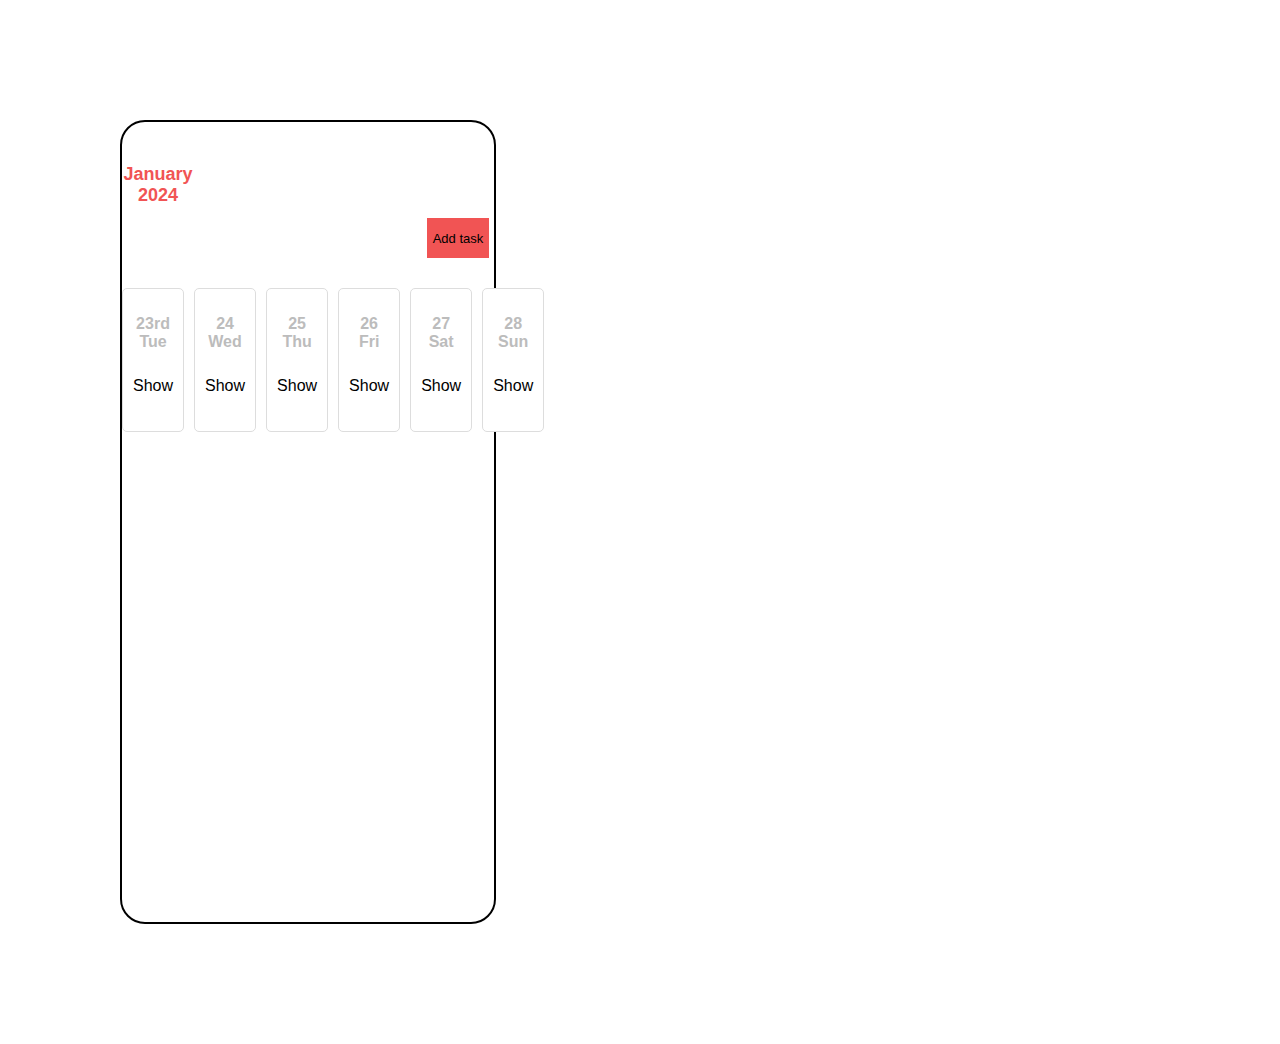
<file: peachesFileCopy/index.html>
<!DOCTYPE html>
<html lang="en">
  <head>
    <meta charset="UTF-8" />
    <meta name="viewport" content="width=device-width, initial-scale=1.0" />
    <title>Daily Tasks App</title>
    <link href="https://cdn.jsdelivr.net/npm/bootstrap@5.3.2/dist/css/bootstrap.min.css" rel="stylesheet" integrity="sha384-T3c6CoIi6uLrA9TneNEoa7RxnatzjcDSCmG1MXxSR1GAsXEV/Dwwykc2MPK8M2HN" crossorigin="anonymous">
    <script src="https://cdn.jsdelivr.net/npm/bootstrap@5.3.2/dist/js/bootstrap.bundle.min.js" integrity="sha384-C6RzsynM9kWDrMNeT87bh95OGNyZPhcTNXj1NW7RuBCsyN/o0jlpcV8Qyq46cDfL" crossorigin="anonymous"></script>
    <link rel="stylesheet" href="style.css" />
  </head>
  
  <meta charset="UTF-8">
  <meta name="viewport" content="width=device-width, initial-scale=1.0">
  <body>
  
    <div class="firstbox">
    
     <h1>January 2024</h1>
     <div>
      <button type="button" class="btn btn-primary"  color="#F15454" onclick="addNewTask()">Add task</button>
 </div>
     <!--button for calendar scroll-->
     <!-- <div class="btn-group">
        <button type="button" class="btn btn-primary">Apple</button>
        <button type="button" class="btn btn-primary">Samsung</button>
        <button type="button" class="btn btn-primary">Sony</button>
      </div> -->
      
      <!--Begems -->
      <!-- <ul class="pagination" class="rounded-4">
        <li class="page-item"><a class="page-link" href="#">Previous</a></li>
        <li class="page-item"><a class="page-link" href="#" onclick="addTaskForDate('Jan 1')">Jan 1</a></li>
        <li class="page-item"><a class="page-link" href="#" onclick="addTaskForDate('Jan 2')">Jan 2</a></li>
        <li class="page-item"><a class="page-link" href="#" onclick="addTaskForDate('Jan 3')">Jan 3</a></li>
        <li class="page-item"><a class="page-link" href="#" onclick="addTaskForDate('Jan 4')">Jan 4</a></li>
        <li class="page-item"><a class="page-link" href="#" onclick="addTaskForDate('Jan 5')">Jan 5</a></li>
        <li class="page-item"><a class="page-link" href="#" onclick="addTaskForDate('Jan 6')">Jan 6</a></li>
        <li class="page-item"><a class="page-link" href="#">Next</a></li>
      </ul>
     <h3>Task</h3>
     <ul class='list'>
        <li>
          &#10003; Task 1
        </li>
        <li>
          &#10003;Task 2
        </li>
        <li>
          &#10003; Task 3
        </li>
      </ul> -->

      <div class="calendar-container">
        <div class="calendar-day" onclick="showTaskDetails('Work out', '23 January')">
            <p class="task-date">23rd Tue</p>
            <ul class="task-list">
                <li class="task-item">
                    <span class="task-name">Show</span>
                </li>
            </ul>
        </div>
        <!-- Repeat for other days... -->
    
        <!-- Example for empty day -->
        <div class="calendar-day" onclick="showTaskDetails('Dinner with mom', '24th January')">
            <p class="task-date">24 Wed</p>
            <ul class="task-list">
                <li class="task-item">
                    <span class="task-name">Show</span>
                </li>
            </ul>
        </div>
        <div class="calendar-day" onclick="showTaskDetails('Study, pick up dry cleaning', '25th January')">
            <p class="task-date">25 Thu</p>
            <ul class="task-list">
                <li class="task-item">
                    <span class="task-name">Show</span>
                </li>
            </ul>
        </div>
        <div class="calendar-day" onclick="showTaskDetails('Go swimming', '26th January')">
            <p class="task-date">26 Fri</p>
            <ul class="task-list">
                <li class="task-item">
                    <span class="task-name">Show</span>
                </li>
            </ul>
        </div>
        <div class="calendar-day" onclick="showTaskDetails('Work', '27th January')">
            <p class="task-date">27 Sat</p>
            <ul class="task-list">
                <li class="task-item">
                    <span class="task-name">Show</span>
                </li>
            </ul>
        </div>
        <div class="calendar-day" onclick="showTaskDetails('Study, pick up dry cleaning', '28th January')">
            <p class="task-date">28 Sun</p>
            <ul class="task-list">
                <li class="task-item">
                    <span class="task-name">Show</span>
                </li>
            </ul>
        </div>
    </div>
    
    <div id="taskDetails"></div>
    
    
    
   
    </div>
    
  
<script src="App.js"></script>
  </body>
</html>
</file>
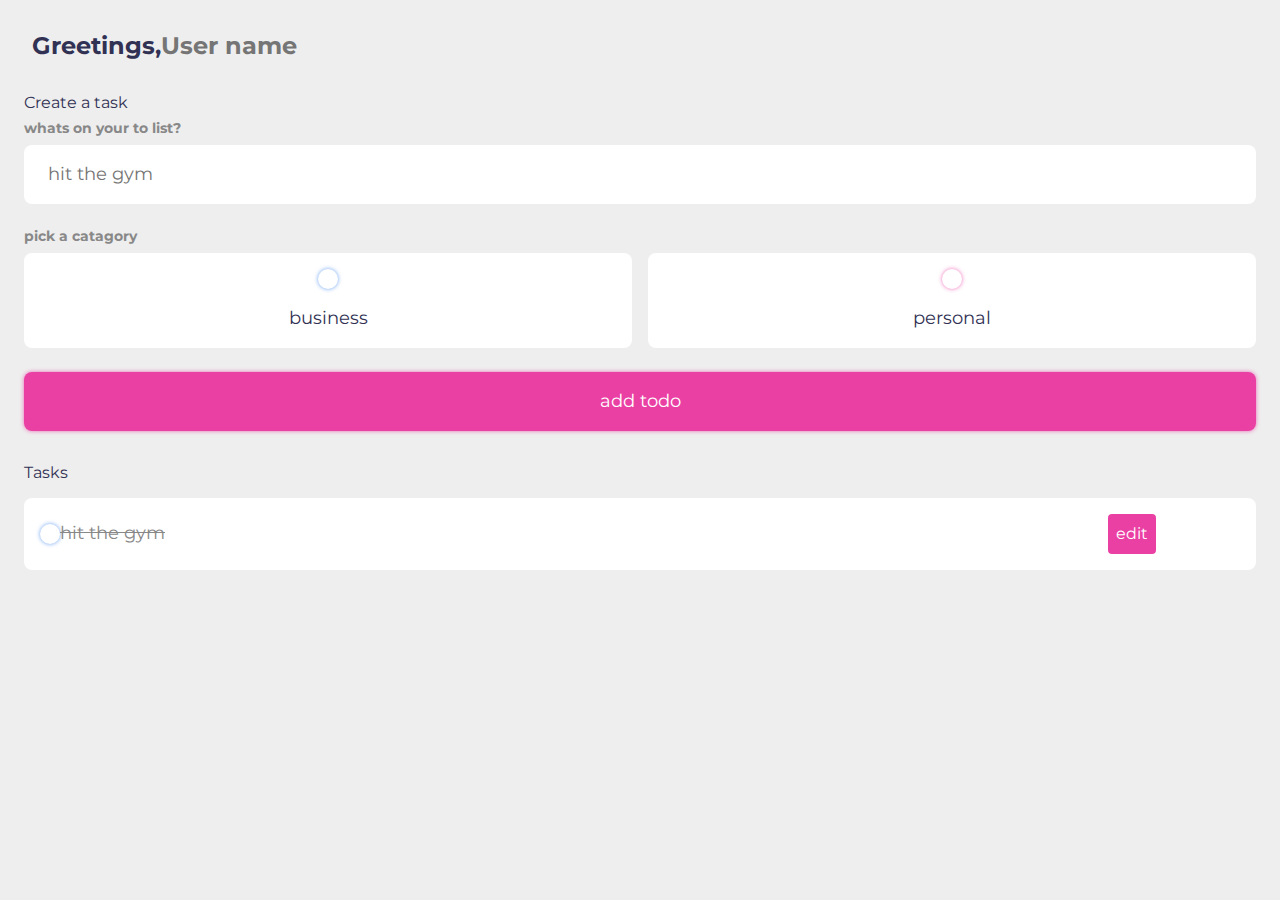
<file: todolist/index.html>
<!DOCTYPE html>
<html lang="en">
  <head>
    <meta charset="UTF-8" />
    <meta name="viewport" content="width=device-width, initial-scale=1" />
    <title>Todo List</title>

    <!--JQUERY LIBRARY -->
    <!-- <script defer src="https://ajax.googleapis.com/ajax/libs/jquery/3.1.1/jquery.min.js"></script> -->

    <!-- FONTAWSOME -->
    <!-- <script defer src="https://kit.fontawesome.com/df21ef76d6.js" crossorigin="anonymous"></script> -->
    <!-- Google Fonts-->
    <link rel="preconnect" href="https://fonts.googleapis.com">
    <link rel="preconnect" href="https://fonts.gstatic.com" crossorigin>
    <link href="https://fonts.googleapis.com/css2?family=Montserrat:ital,wght@0,100..900;1,100..900&display=swap" rel="stylesheet">
    <!-- BOOTSTRAP CSS -->
    <link
      href="https://cdn.jsdelivr.net/npm/bootstrap@5.3.2/dist/css/bootstrap.min.css"
      rel="stylesheet"
    />

    <link rel="stylesheet" type="text/css" href="main.css" />
    <script defer src="main.js"></script>

  </head>
  <body>
    <main class="app">
        <section class="greeting">
          <h2 class="title">
            Greetings, <input type="text" id="name" placeholder="User name">
          </h2>
        </section>

        <section class="create-todo">
          <h3>Create a task</h3>

          <!-- form start -->
          <form id="new-todo-form">
            <h4>whats on your to list?</h4>
            <input type="text" 
                   name="content" 
                   id="content" 
                   placeholder="hit the gym" />

            <h4>pick a catagory</h4>
            <div class="options">

              <label>
                <input type="radio" 
                       name="category" 
                       id="category1" 
                       value="business" />

                <span class="bubble business"></span>
                <div>business</div>
              </label>

              <label>
                <input type="radio" name="category" id="category2" value="personal" />
                <span class="bubble personal"></span>
                <div>personal</div>
              </label>

            </div>
            <input id="addButton" type="submit" value="add todo" />
          </form>
          <!-- end of form -->

        </section>

        <section class="todo-list">
          <h3>Tasks</h3>
          <div class="list" id="todo-list">
            <div class="todo-item done">
              <label>
                <input type="checkbox" />
                <span class="bubble business"></span>
              </label>
              <div class="todo-content">
                <input type="text" value="hit the gym" readonly />
              </div>
              <div class="actions">
                <button class="edit">edit</button>
                <button class="delete">delete</button>
              </div>
            </div>
          </div>
        </section>

    </main>
  </body>
</html>
</file>
<file: peachesFileCopy/style.css>
.btn-primary {
  background-color:#F15454;
  /* padding-top: 40px; */
  margin-left: 300px;
/* margin-bottom: 80px; */
border: #F15454;
height: 40px;
font-size: small;
  }
  .btn-primary:hover {
    background-color: #F15454;
  }

 .firstbox {
  color: black;
  border: 2px solid black;
  margin: 100px;
  /* display: flex;
  flex-direction: column; */
  width: 30%;
  align-items: baseline;
  min-height: 800px;
  /* position: relative; */
  border-radius: 25px; 
  text-align: center;
  /* background-color: ; */
 }

 h1{
  color: #F15454;
/* padding-top: 200px; */
  font-size: large;
  padding-right: 300px;
  padding-top: 30px;
 }

h3{
  padding-top: 100px ;
}
h4{
  color: white;
  padding-top: 30px;
}
 
.list{
  padding-top: 30px;
}



.secondbox{
  color:white;
  border: 2px solid black;
  margin: 100px;
  /* display: block;
  flex-direction: row; */
  width: 30%;
  align-items: baseline;
  min-height: 800px;
  /* position: relative; */
  border-radius: 25px; 
  text-align: center;
  margin-left: 900px;
  margin-bottom: 2000px;
  background-color: #F15454;
  
}

body {
  font-family: 'Arial', sans-serif;
  background-color: white;
  margin: 0;
  padding: 20px;
}
.calendar-container {
  display: grid;
  grid-template-columns: repeat(7, 1fr);
  gap: 10px;
  max-width: 600px;
  margin: 0 auto;
  padding-top: 30px;
}

.calendar-day {
  border: 1px solid #ddd;
  background-color:white;
  /* box-shadow: 0 0 10px #F4AFAF; */
  padding: 10px;
  border-radius: 5px;
  text-align: center;
}

.task-container {

  max-width: 200px;
  margin: 0 auto;
  background-color: #fff;
  box-shadow: 0 0 10px  #F4AFAF;
  padding: 20px;
  border-radius: 10px;
}

.task-date {
  font-size: 16px;
  font-weight: bold;
  color: #BCBCBC;
}

.task-list {
  list-style: none;
  padding: 0;
}

.calendar-day:hover {
  background-color: #F15454; /* Change color on hover */
}


.task-item {
  cursor: pointer;
  padding: 10px 0;
  display: flex;
  justify-content: space-between;
  align-items: center;
}

.task-name {
  flex-grow: 1;
}
</file>
<file: todolist/main.css>
/* color variables */
:root{
    --primary:#ea40a4;
    --light:#eee;
    --grey:#888;
    --dark:#313154;

    --shadow:0 1px 3px rbga(0,0,0,0.1);

    --business-glow: 0px 0px 4px rgba(58,130,238,0.75);
    --personal-glow: 0px 0px 4px rgba(234,64,164,0.75);
}
/* reset */
* {
    margin: 0;
    padding: 0;
    box-sizing: border-box;
    font-family: 'montserrat', sans-serif;
}
/* reset */
input:not([type="radio"]):not([type="checkbox"]), button {
    appearance: none;
    border: none;
    outline: none;
    background: none;
    cursor: initial;
}

body {
    background: var(--light);
    color: var(--dark);
}

section {
    margin-top: 2rem;
    margin-bottom: 2rem;
    padding-left: 1.5rem;
    padding-right: 1.5rem;
}

h3 {
    color: var(--dark);
    font-size: 1rem;
    font-weight: 400;
    margin-bottom: 0.5rem;

}
h4 {
    color: var(--grey);
    font-size: 0.875rem;
    font-weight: 700;
    margin-bottom: 0.5rem;
}
/* section greeting */
.greeting .title {
    display: flex;
}
/* section greeting */

.greeting .title {
    margin-left: 0.5rem;
    flex: 1 1 0%;
    min-width: 0;
}
/* section greeting */
.greeting .title,
.greeting .title  input {
    color: var(--dark);
    font-size: 1.5rem;
    font-weight: 700;
}

/* section create-todo */
.create-todo input[type="text"]{
    display: block;
    width: 100%;
    font-size: 1.125rem;
    padding: 1rem 1.5rem;
    color: var(--dark);
    background-color: #FFF;
    border-radius: 0.5rem;
    box-shadow: var(--shadow);
    margin-bottom: 1.5rem;
}

.create-todo .options {
    display: grid;
    grid-template-columns: repeat(2, 1fr);
    grid-gap: 1rem;
    margin-bottom: 1.5rem;
}

.create-todo .options label {
    display: flex;
    flex-direction: column;
    align-items: center;
    justify-content: center;
    padding: 1rem;
    background-color: #FFF;
    border-radius: 0.5rem;
    box-shadow: var(--shadow);
    cursor: pointer;
}

input[type="radio"],
input[type="checkbox"]{
    display: none;
}

.bubble{
    display: flex;
    align-items: center;
    justify-content: center;
    width: 20px;
    height: 20px;
    border-radius: 50%;
    border: 2px solid var(--business);
    box-shadow: var(--business-glow);
}

.bubble.personal {
    border-color: var(--personal);
    box-shadow: var(--personal-glow);
}

.bubble::after{
    content: "";
    display: block;
    opacity: 0;
    width: 0px;
    height: 0px;
    background-color: var(--business);
    box-shadow: var(--business-glow);
    border-radius: 50%;
    transition: 0.2s ease-in-out;
}

.bubble.personal::after{
    background-color: var(--personal);
    box-shadow: var(--personal-glow);
}
/* if input checked activate background & box settings */
input:checked ~ .bubble::after{
    width: 10px;
    height: 10px;
    opacity: 1;
}

.create-todo .options label div {
    color: var(--dark);
    font-size: 1.125rem;
    margin-top: 1rem;
}

/* add todo button */
.create-todo input[type="submit"]{
    display: block;
    width: 100%;
    font-size: 1.125rem;
    padding: 1rem 1.5rem;
    color: #FFF;
    background-color: var(--primary);
    border-radius: 0.5rem;
    box-shadow: var(--personal-glow);
    cursor: pointer;
    transition: 0.2s ease-in-out;
}
/* add todo button hover effect */
.create-todo input[type="submit"]:hover{
    opacity: 0.75;
}

.todo-list .list {
    margin: 1rem 0;
}
/* to do list item background */
.todo-list .todo-item {
    display: flex;
    align-items: center;
    background-color: #FFF;
    padding: 1rem;
    border-radius: 0.5rem;
    box-shadow: var(--shadow);
    margin-bottom: 1rem;
}

.todo-item label {
    display: block;
    /* margin-right: 1rem; */
    cursor: pointer;
}
/* moves edit delete button to the right side */
.todo-item .todo-content {
    flex: 1 1 0%;
}

.todo-item .todo-content input {
    color: var(--dark);
    font-size: 1.125rem;
}

.todo-item .actions {
    display: flex;
    align-items: center;
}

.todo-item .actions button {
    display: block;
    padding: 0.5rem;
    border-radius: 0.25rem;
    color: #FFF;
    cursor: pointer;
    transition: 0.2s ease-in-out;
}

.todo-item .actions button:hover {
    opacity: 0.75;
}

.todo-item .actions .edit {
    margin-right: 0.5rem;
    background-color: var(--primary);
}

.todo-item .actions .delete {
    margin-right: 0.5rem;
    background-color: var(--danger);
}

.todo-item.done .todo-content input{
    text-decoration: line-through;
    color: var(--grey);
}
</file>
